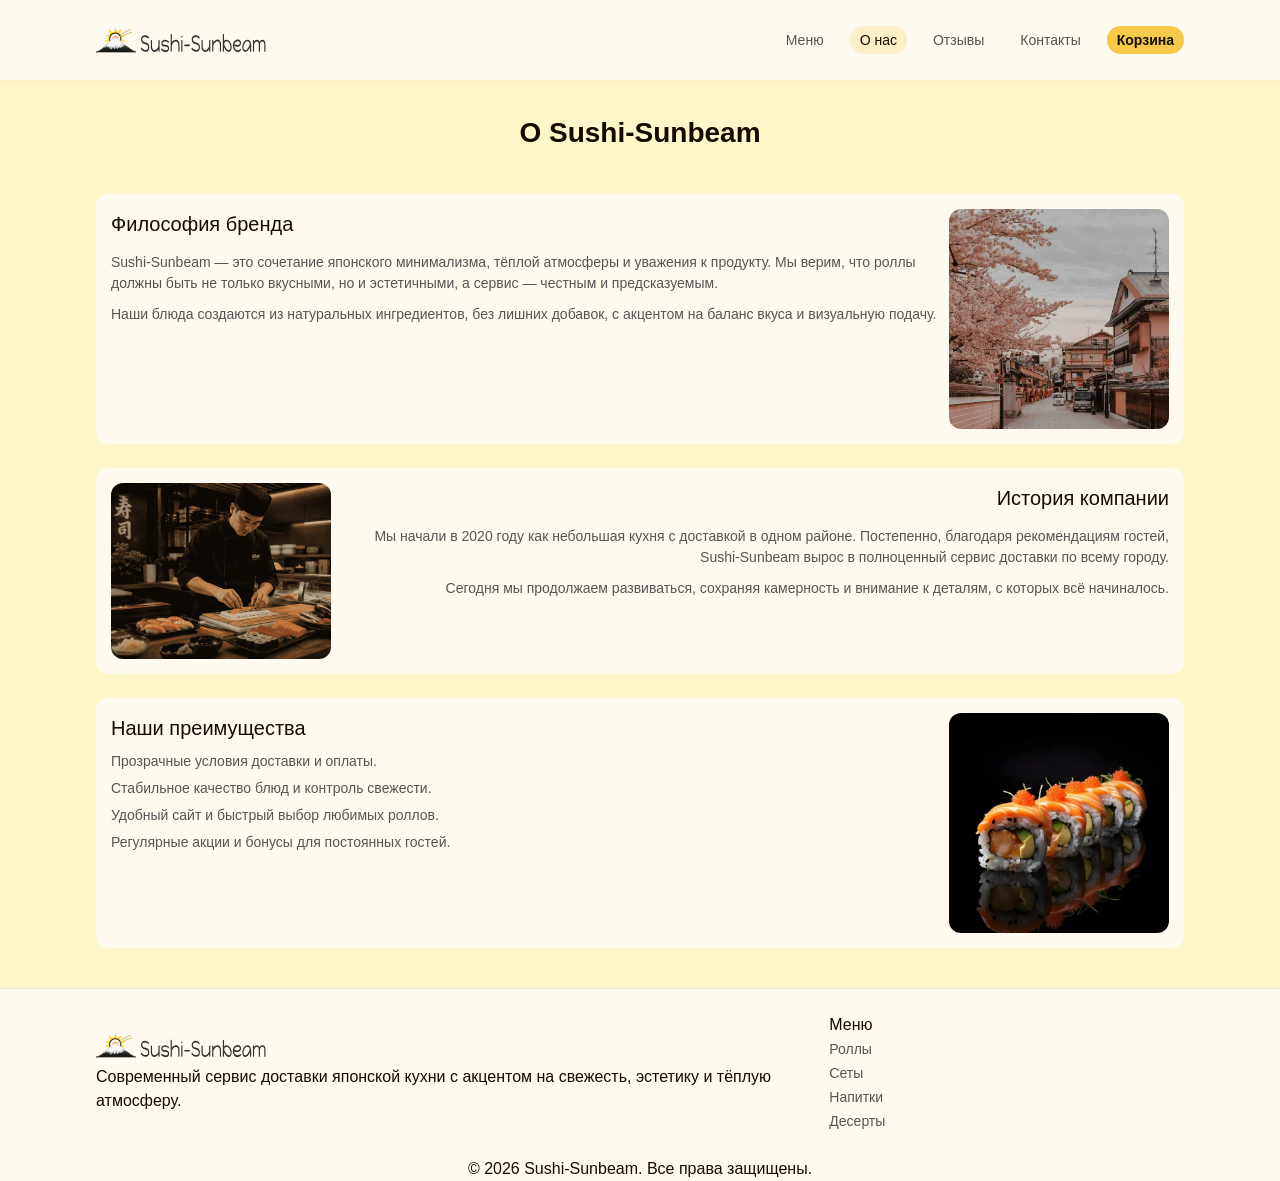
<file: about.html>
<!DOCTYPE html>
<html lang="ru" data-page="about">

<head>
  <meta charset="UTF-8">
  <title>О нас — Sushi‑Sunbeam</title>
  <meta name="description" content="Философия бренда Sushi‑Sunbeam, история компании и команда поваров японской кухни.">
  <meta name="viewport" content="width=device-width, initial-scale=1.0">
  <link rel="stylesheet" href="css/style.css">
  <link rel="preconnect" href="css/basic/reset.css">
  </head>

<body class="page page--about">
  <header class="header">
    <div class="header__inner container">
      <a href="index.html" class="header__logo">
        <img class="logo" aria-hidden="true" src="img2/суши_лучик.svg" alt="">
      </a>
      <div class="header__nav nav">
        <ul class="nav__list">
          <li class="nav__item" data-page="menu"><a href="menu.html" class="nav__link">Меню</a></li>
          <li class="nav__item" data-page="about"><a href="about.html" class="nav__link">О нас</a></li>
          <li class="nav__item" data-page="reviews"><a href="reviews.html" class="nav__link">Отзывы</a></li>
          <li class="nav__item" data-page="contacts"><a href="contacts.html" class="nav__link">Контакты</a></li>
          <li class="nav__item" data-page="cart"><a href="cart.html" class="nav__link nav__link--accent">Корзина</a>
          </li>
        </ul>
      </div>
      <button class="header__burger burger" type="button" aria-label="Открыть меню">
        <span class="burger__line"></span>
        <span class="burger__line"></span>
        <span class="burger__line"></span>
      </button>
    </div>
  </header>

  <main class="main">
    <section class="about">
      <div class="container">
        <div class="section-header">
          <h1 class="section-header__title">О Sushi‑Sunbeam</h1>
        </div>

        <section class="about__block about__block--philosophy">
          <div class="left">
          <h2 class="about__title">Философия бренда</h2>
          <p class="about__text">Sushi‑Sunbeam — это сочетание японского минимализма, тёплой атмосферы и уважения к
            продукту. Мы верим, что роллы должны быть не только вкусными, но и эстетичными, а сервис — честным и
            предсказуемым.</p>
          <p class="about__text">Наши блюда создаются из натуральных ингредиентов, без лишних добавок, с акцентом на
            баланс вкуса и визуальную подачу.</p>
          </div>
          <img class="about__block--img" src="img2/эстетика.jpg" alt="">
        </section>

        <section class="about__block about__block--history">
          <img class="about__block--img" src="img2/сушист.png" alt="">
          <div class="left2">
          <h2 class="about__title">История компании</h2>
          <p class="about__text">Мы начали в 2020 году как небольшая кухня с доставкой в одном районе. Постепенно,
            благодаря рекомендациям гостей, Sushi‑Sunbeam вырос в полноценный сервис доставки по всему городу.</p>
          <p class="about__text">Сегодня мы продолжаем развиваться, сохраняя камерность и внимание к деталям, с которых
            всё начиналось.</p>
           </div>
           
        </section>

        <section class="about__block about__block--benefits">
          <div class="left">
          <h2 class="about__title">Наши преимущества</h2>
          <ul class="about-benefits">
            <li class="about-benefits__item">Прозрачные условия доставки и оплаты.</li>
            <li class="about-benefits__item">Стабильное качество блюд и контроль свежести.</li>
            <li class="about-benefits__item">Удобный сайт и быстрый выбор любимых роллов.</li>
            <li class="about-benefits__item">Регулярные акции и бонусы для постоянных гостей.</li>
          </ul>
        </div>
        <img class="about__block--img" src="img2/преимущества.jpg" alt="">
        </section>
      </div>
    </section>
  </main>

  <footer class="footer">
    <div class="footer__inner container">
      <div class="footer__brand">
        <div class="logo footer__logo">
          <img src="img2/суши_лучик.svg" alt="">
        </div>
        <p class="footer__desc">Современный сервис доставки японской кухни с акцентом на свежесть, эстетику и тёплую
          атмосферу.</p>
      </div>
      <div class="footer__menu">
        <h2 class="footer__title">Меню</h2>
        <ul class="footer__list">
          <li class="footer__item"><a href="menu.html#rolls" class="footer__link">Роллы</a></li>
          <li class="footer__item"><a href="menu.html#sets" class="footer__link">Сеты</a></li>
          <li class="footer__item"><a href="menu.html#drinks" class="footer__link">Напитки</a></li>
          <li class="footer__item"><a href="menu.html#desserts" class="footer__link">Десерты</a></li>
        </ul>
      </div>
    </div>
    <div class="footer__bottom">
      <div class="container">
        <p class="footer__copy">© 2026 Sushi‑Sunbeam. Все права защищены.</p>
      </div>
    </div>
  </footer>

  <script src="js/main.js"></script>
</body>

</html>
</file>
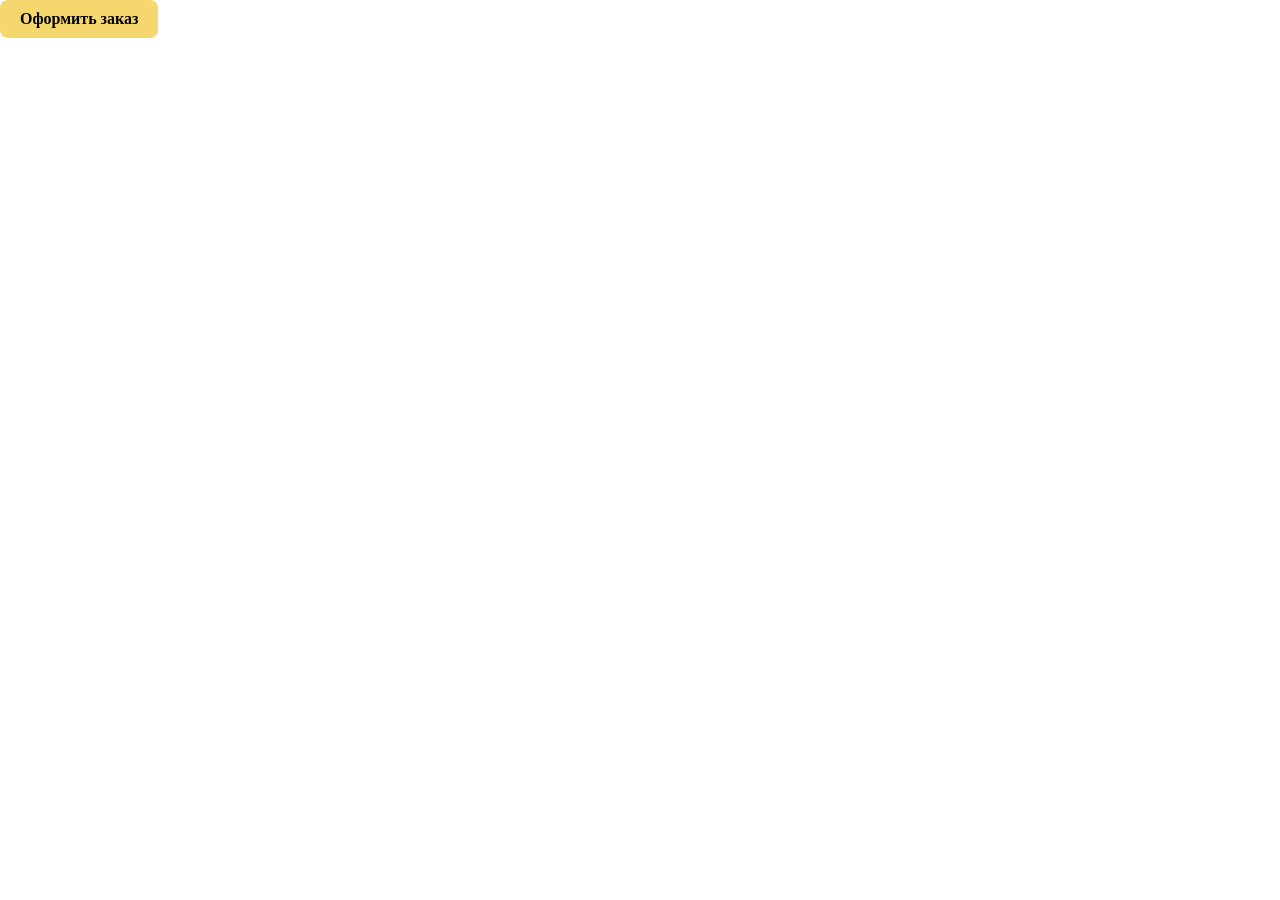
<file: btn.html>
<!DOCTYPE html>
<html lang="en">
<head>
    <meta charset="UTF-8">
    <meta name="viewport" content="width=device-width, initial-scale=1.0">
    <title>Document</title>
    <link rel="stylesheet" href="/css/btn.css">
    <link rel="stylesheet" href="css/basic/reset.css">
</head>
<body>
    
    <button class="btn btn--primary" type="button">Оформить заказ</button>

    <input type="submit" class="btn btn--accent" value="Отправить отзыв">

</body>
</html>
</file>
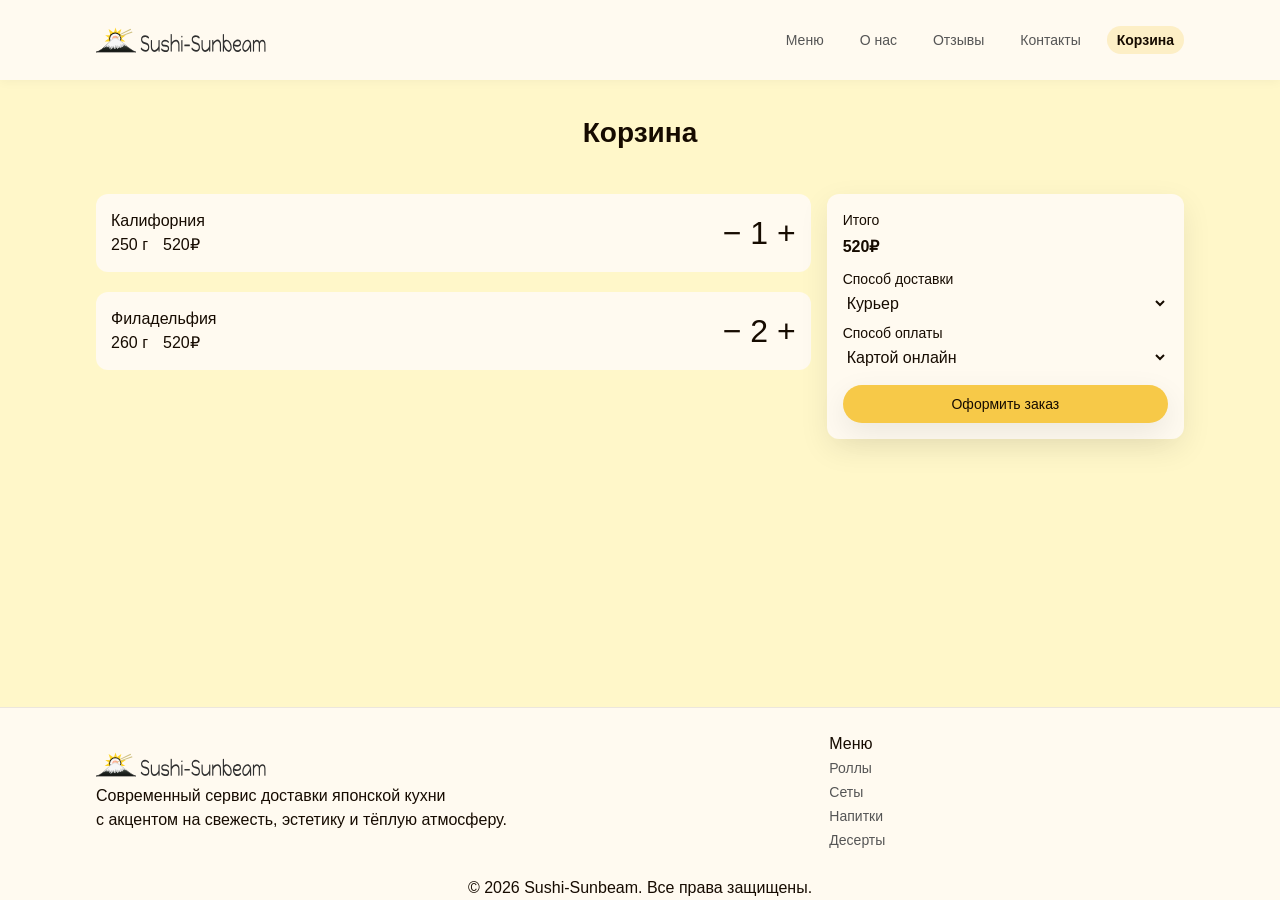
<file: cart.html>
<!DOCTYPE html>
<html lang="ru" data-page="cart">

<head>
  <meta charset="UTF-8">
  <title>Корзина — Sushi‑Sunbeam</title>
  <meta name="description"
    content="Корзина заказов Sushi‑Sunbeam. Проверьте состав заказа, выберите способ доставки и оплаты.">
  <meta name="viewport" content="width=device-width, initial-scale=1.0">
  <link rel="stylesheet" href="css/style.css">
  <link rel="preconnect" href="css/basic/reset.css">
  </head>

<body class="page page--cart">
  <header class="header">
    <div class="header__inner container">
      <a href="index.html" class="header__logo">
        <img class="logo" aria-hidden="true" src="img2/суши_лучик.svg" alt="">
      </a>
      <div class="header__nav nav">
        <ul class="nav__list">
          <li class="nav__item" data-page="menu"><a href="menu.html" class="nav__link">Меню</a></li>
          <li class="nav__item" data-page="about"><a href="about.html" class="nav__link">О нас</a></li>
          <li class="nav__item" data-page="reviews"><a href="reviews.html" class="nav__link">Отзывы</a></li>
          <li class="nav__item" data-page="contacts"><a href="contacts.html" class="nav__link">Контакты</a></li>
          <li class="nav__item" data-page="cart"><a href="cart.html" class="nav__link nav__link--accent">Корзина</a>
          </li>
        </ul>
      </div>
      <button class="header__burger burger" type="button" aria-label="Открыть меню">
        <span class="burger__line"></span>
        <span class="burger__line"></span>
        <span class="burger__line"></span>
      </button>
    </div>
  </header>

  <main class="main">
    <section class="cart">
      <div class="container">
        <div class="section-header">
          <h1 class="section-header__title">Корзина</h1>
        </div>

        <div class="cart__layout">
          <section class="cart__items" aria-label="Список товаров в корзине">
            <article class="cart-item">
              <div class="cart-item__info">
                <h2 class="cart-item__title">Калифорния</h2>
                <div class="cart-item__info__bottom">
                  <p class="cart-item__meta">250 г</p>
                  <p class="cart-item__price">520₽</p>
                </div>
              </div>
              <div class="cart-item__controls">
                <div class="cart-item__controls__inner">
                <button class="cart-item__btn cart-item__btn--minus" type="button"
                  aria-label="Уменьшить количество">−</button>
                <span class="cart-item__qty">1</span>
                <button class="cart-item__btn cart-item__btn--plus" type="button"
                  aria-label="Увеличить количество">+</button>
              </div>
            </div>

            </article>

            <article class="cart-item">
              <div class="cart-item__info">
                <h2 class="cart-item__title">Филадельфия</h2>
                <div class="cart-item__info__bottom">
                  <p class="cart-item__meta">260 г</p>
                  <p class="cart-item__price">520₽</p>
                </div>

              </div>
              <div class="cart-item__controls"> 
                <div class="cart-item__controls__inner">
                <button class="cart-item__btn cart-item__btn--minus" type="button"
                  aria-label="Уменьшить количество">−</button>
                <span class="cart-item__qty">2</span>
                <button class="cart-item__btn cart-item__btn--plus" type="button"
                  aria-label="Увеличить количество">+</button>
              </div>
            </div>

            </article>
          </section>

          <div class="cart__summary">
            <div class="cart__summary__inner">
              <div class="cart-summary__row">
                <span class="cart-summary__label">Итого</span>
                <span class="cart-summary__value">520₽</span>
              </div>

              <div class="cart-summary__row">
                <label for="delivery" class="cart-summary__label">Способ доставки</label>
                <select id="delivery" class="cart-summary__select">
                  <option value="courier">Курьер</option>
                  <option value="pickup">Самовывоз</option>
                </select>
              </div>

              <div class="cart-summary__row">
                <label for="payment" class="cart-summary__label">Способ оплаты</label>
                <select id="payment" class="cart-summary__select">
                  <option value="card-online">Картой онлайн</option>
                  <option value="card-courier">Картой курьеру</option>
                  <option value="cash">Наличными</option>
                </select>
              </div>

              <button class="btn btn--primary cart-summary__btn" type="button">Оформить заказ</button>
            </div>
          </div>
        </div>
      </div>
    </section>
  </main>

  <footer class="footer">
    <div class="footer__inner container">
      <div class="footer__brand">
        <div class="logo footer__logo">
          <img src="img2/суши_лучик.svg" alt="">
        </div>
        <p class="footer__desc">Современный сервис доставки японской кухни<br>с акцентом на свежесть, эстетику и тёплую
          атмосферу.</p>
      </div>
      <div class="footer__menu">
        <h2 class="footer__title">Меню</h2>
        <ul class="footer__list">
          <li class="footer__item"><a href="menu.html#rolls" class="footer__link">Роллы</a></li>
          <li class="footer__item"><a href="menu.html#sets" class="footer__link">Сеты</a></li>
          <li class="footer__item"><a href="menu.html#drinks" class="footer__link">Напитки</a></li>
          <li class="footer__item"><a href="menu.html#desserts" class="footer__link">Десерты</a></li>
        </ul>
      </div>
    </div>
    <div class="footer__bottom">
      <div class="container">
        <p class="footer__copy">© 2026 Sushi‑Sunbeam. Все права защищены.</p>
      </div>
    </div>
  </footer>

  <script src="js/main.js"></script>
</body>

</html>
</file>
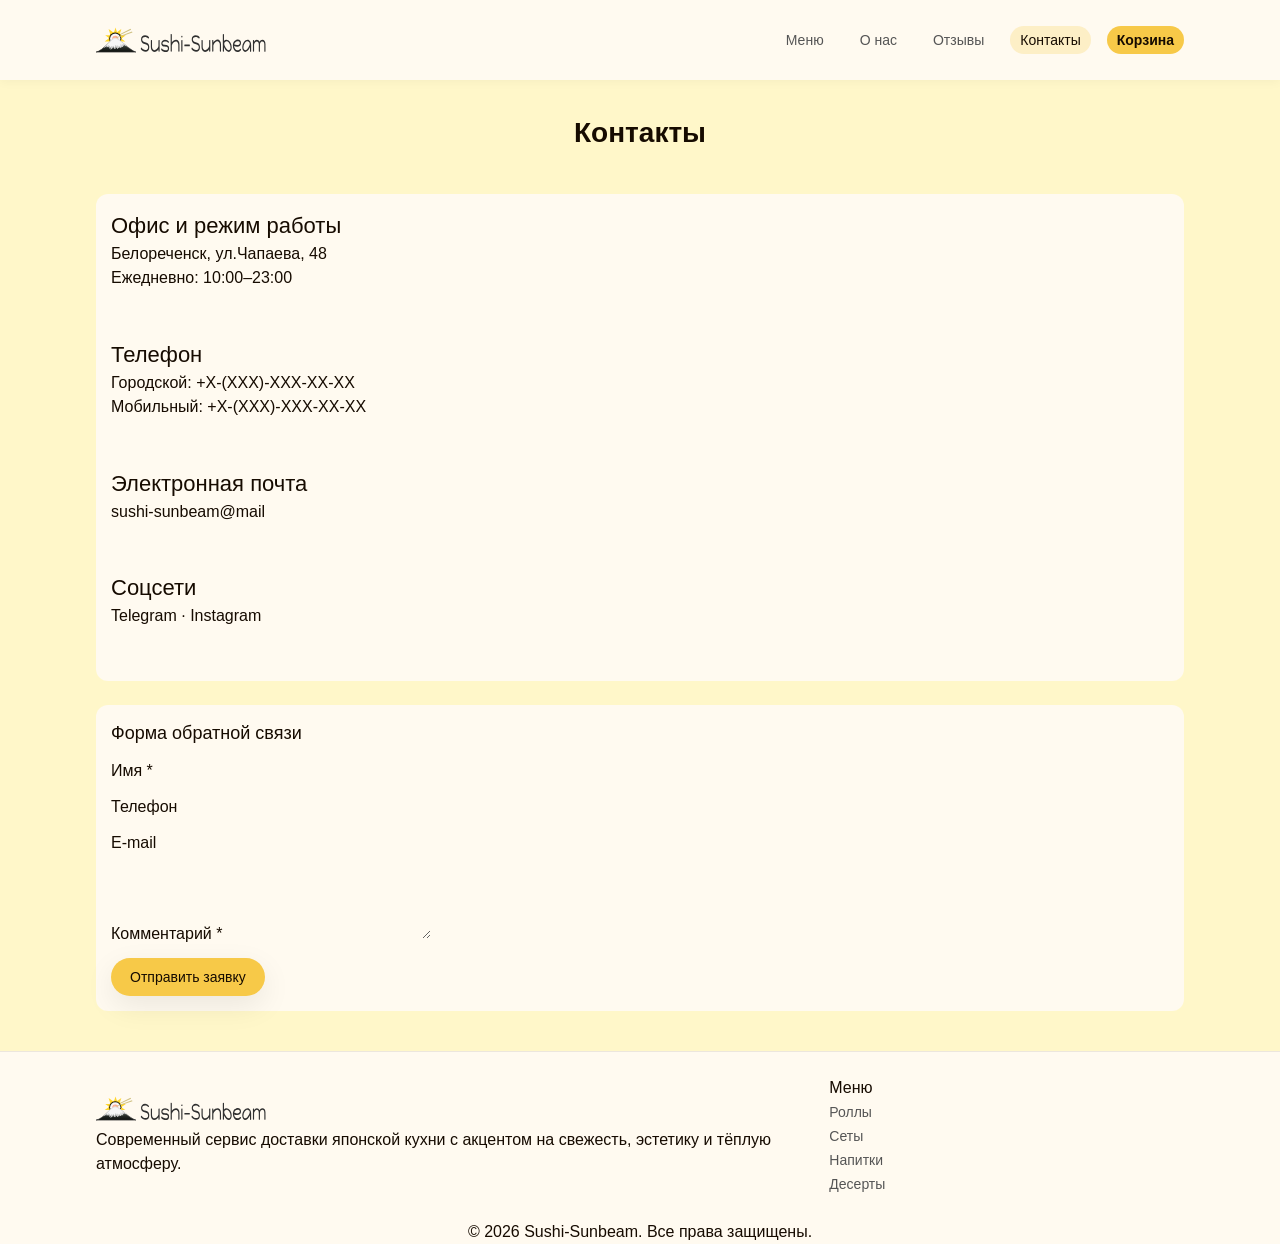
<file: contacts.html>
<!DOCTYPE html>
<html lang="ru" data-page="contacts">

<head>
  <meta charset="UTF-8">
  <title>Контакты — Sushi‑Sunbeam</title>
  <meta name="description" content="Контакты Sushi‑Sunbeam: адрес, телефоны, email, соцсети и форма обратной связи.">
  <meta name="viewport" content="width=device-width, initial-scale=1.0">
  <link rel="stylesheet" href="css/style.css">
  <link rel="preconnect" href="css/basic/reset.css">
  </head>

<body class="page page--contacts">
  <header class="header">
    <div class="header__inner container">
      <a href="index.html" class="header__logo">
        <img class="logo" aria-hidden="true" src="img2/суши_лучик.svg" alt="">
      </a>
      <div class="header__nav nav">
        <ul class="nav__list">

          <li class="nav__item" data-page="menu"><a href="menu.html" class="nav__link">Меню</a></li>
          <li class="nav__item" data-page="about"><a href="about.html" class="nav__link">О нас</a></li>
          <li class="nav__item" data-page="reviews"><a href="reviews.html" class="nav__link">Отзывы</a></li>
          <li class="nav__item" data-page="contacts"><a href="contacts.html" class="nav__link">Контакты</a></li>
          <li class="nav__item" data-page="cart"><a href="cart.html" class="nav__link nav__link--accent">Корзина</a>
          </li>
        </ul>
      </div>
      <button class="header__burger burger" type="button" aria-label="Открыть меню">
        <span class="burger__line"></span>
        <span class="burger__line"></span>
        <span class="burger__line"></span>
      </button>
    </div>
  </header>

  <main class="main">
    <section class="contacts">
      <div class="container">
        <div class="section-header">
          <h1 class="section-header__title">Контакты</h1>
        </div>

        <div class="contacts__layout">
          <div class="contacts__left">
            <article class="contact-card">
              <h2 class="contact-card__title">Офис и режим работы</h2>
              <p class="contact-card__text">Белореченск, ул.Чапаева, 48</p>
              <p class="contact-card__text">Ежедневно: 10:00–23:00</p>
            </article>

            <article class="contact-card">
              <h2 class="contact-card__title">Телефон</h2>
              <p class="contact-card__text">Городской: +X-(XXX)-XXX-XX-XX</p>
              <p class="contact-card__text">Мобильный: +X-(XXX)-XXX-XX-XX</p>
            </article>

            <article class="contact-card">
              <h2 class="contact-card__title">Электронная почта</h2>
              <p><a class="contact-card__text" href="mailto:hello@sushi-sunbeam.nl">sushi-sunbeam@mail</a></p>
            </article>

            <article class="contact-card">
              <h2 class="contact-card__title">Соцсети</h2>
              <p class="contact-card__text">
                <a class="contact-card__text" href="#" aria-label="Telegram Sushi‑Sunbeam">Telegram</a> ·
                <a class="contact-card__text" href="#" aria-label="Instagram Sushi‑Sunbeam">Instagram</a>
              </p>
            </article>
          </div>

          <div class="contacts__right">
            <div class="contacts-map">
              <iframe
                src="https://www.google.com/maps/embed?pb=!1m18!1m12!1m3!1d2833.100044329867!2d39.86644622255166!3d44.758374359728265!2m3!1f0!2f0!3f0!3m2!1i1024!2i768!4f13.1!3m3!1m2!1s0x4054fe3a5706f539%3A0x8ca386d3f5f1e1e2!2z0KLQtdGF0L3QuNC60YPQvCDQkdC40LfQvdC10YEg0Lgg0J_RgNCw0LLQvg!5e0!3m2!1sru!2sse!4v1779778346048!5m2!1sru!2sse"
                width="600" height="450" style="border:0;" allowfullscreen="" loading="lazy"
                referrerpolicy="no-referrer-when-downgrade"></iframe>
            </div>
          </div>
        </div>

        <section class="contacts__form-block">
          <h2 class="contacts__form-title">Форма обратной связи</h2>
          <form class="form form--contact" id="contact-form" novalidate>
            <div class="form__field">
              <label for="contact-name" class="form__label">Имя *</label>
              <input type="text" id="contact-name" name="name" class="form__input" required>
              <span class="form__error" data-for="contact-name"></span>
            </div>
            <div class="form__field">
              <label for="contact-phone" class="form__label">Телефон</label>
              <input type="tel" id="contact-phone" type="number" name="phone" class="form__input">
              <span class="form__error" data-for="contact-phone"></span>
            </div>
            <div class="form__field">
              <label for="contact-email" class="form__label">E‑mail</label>
              <input type="email" id="contact-email" type="email" name="email" class="form__input">
              <span class="form__error" data-for="contact-email"></span>
            </div>
            <div class="form__field">
              <label for="contact-comment" class="form__label">Комментарий *</label>
              <textarea id="contact-comment" name="comment" maxlength="255" class="form__textarea" rows="4" required></textarea>
              <span class="form__error" data-for="contact-comment"></span>
            </div>
            <button type="submit" class="btn btn--primary">Отправить заявку</button>
          </form>
        </section>
      </div>
    </section>
  </main>

  <footer class="footer">
    <div class="footer__inner container">
      <div class="footer__brand">
        <div class="logo footer__logo">
          <img src="img2/суши_лучик.svg" alt="">
        </div>
        <p class="footer__desc">Современный сервис доставки японской кухни с акцентом на свежесть, эстетику и тёплую
          атмосферу.</p>
      </div>
      <div class="footer__menu">
        <h2 class="footer__title">Меню</h2>
        <ul class="footer__list">
          <li class="footer__item"><a href="menu.html#rolls" class="footer__link">Роллы</a></li>
          <li class="footer__item"><a href="menu.html#sets" class="footer__link">Сеты</a></li>
          <li class="footer__item"><a href="menu.html#drinks" class="footer__link">Напитки</a></li>
          <li class="footer__item"><a href="menu.html#desserts" class="footer__link">Десерты</a></li>
        </ul>
      </div>
    </div>
    <div class="footer__bottom">
      <div class="container">
        <p class="footer__copy">© 2026 Sushi‑Sunbeam. Все права защищены.</p>
      </div>
    </div>
  </footer>

  <script src="js/main.js"></script>
</body>

</html>
</file>
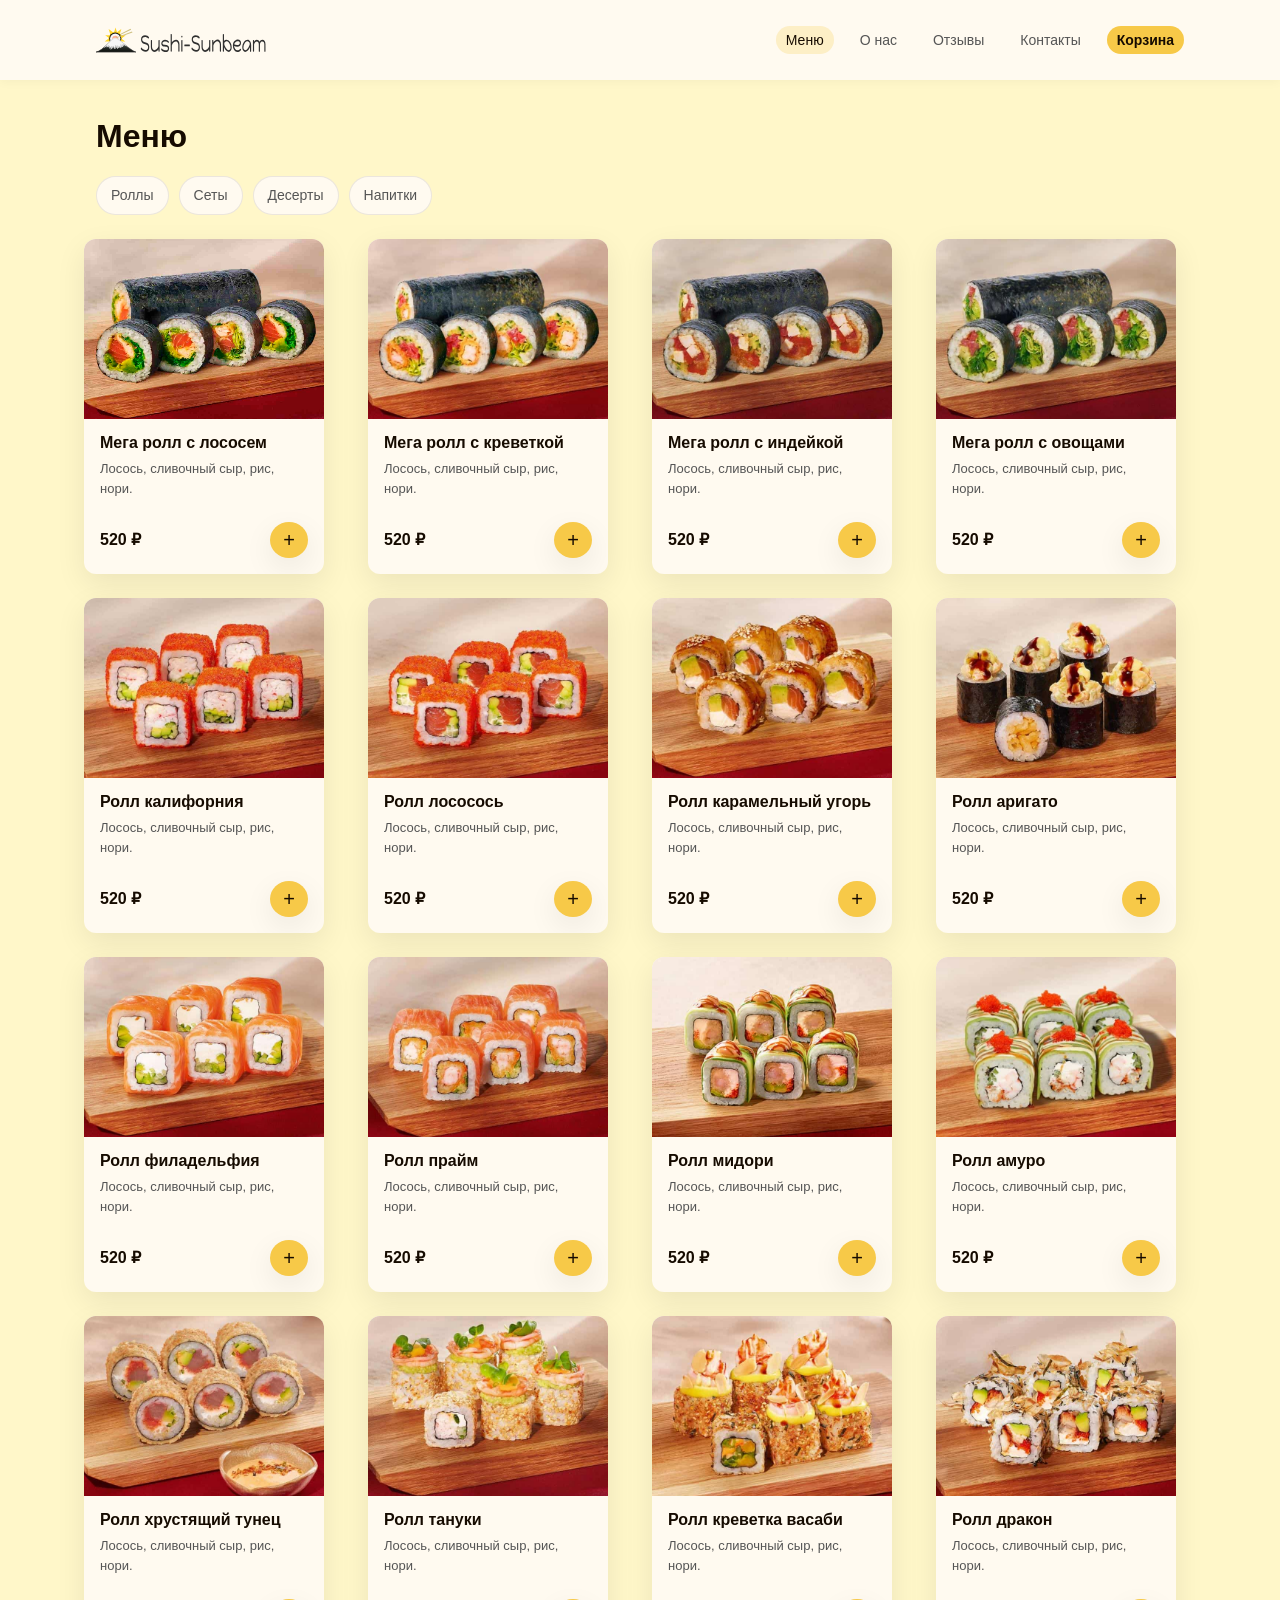
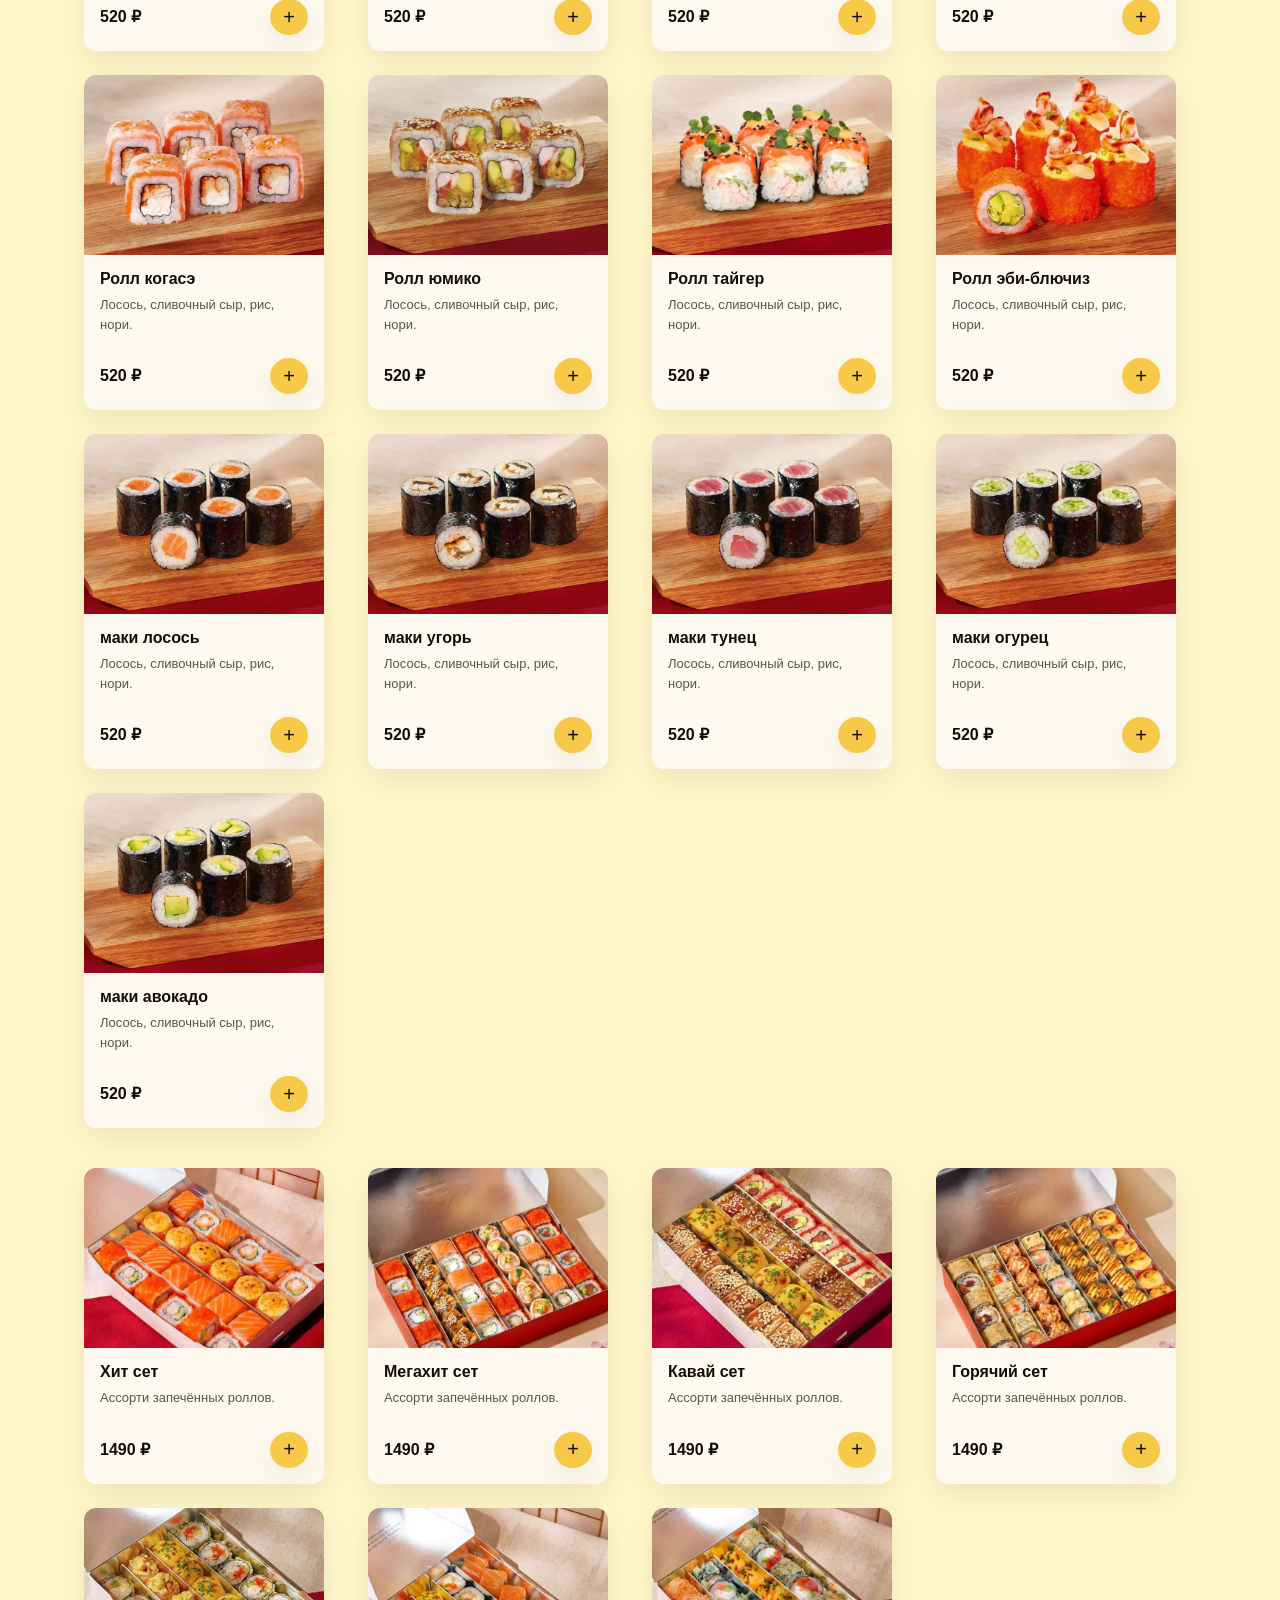
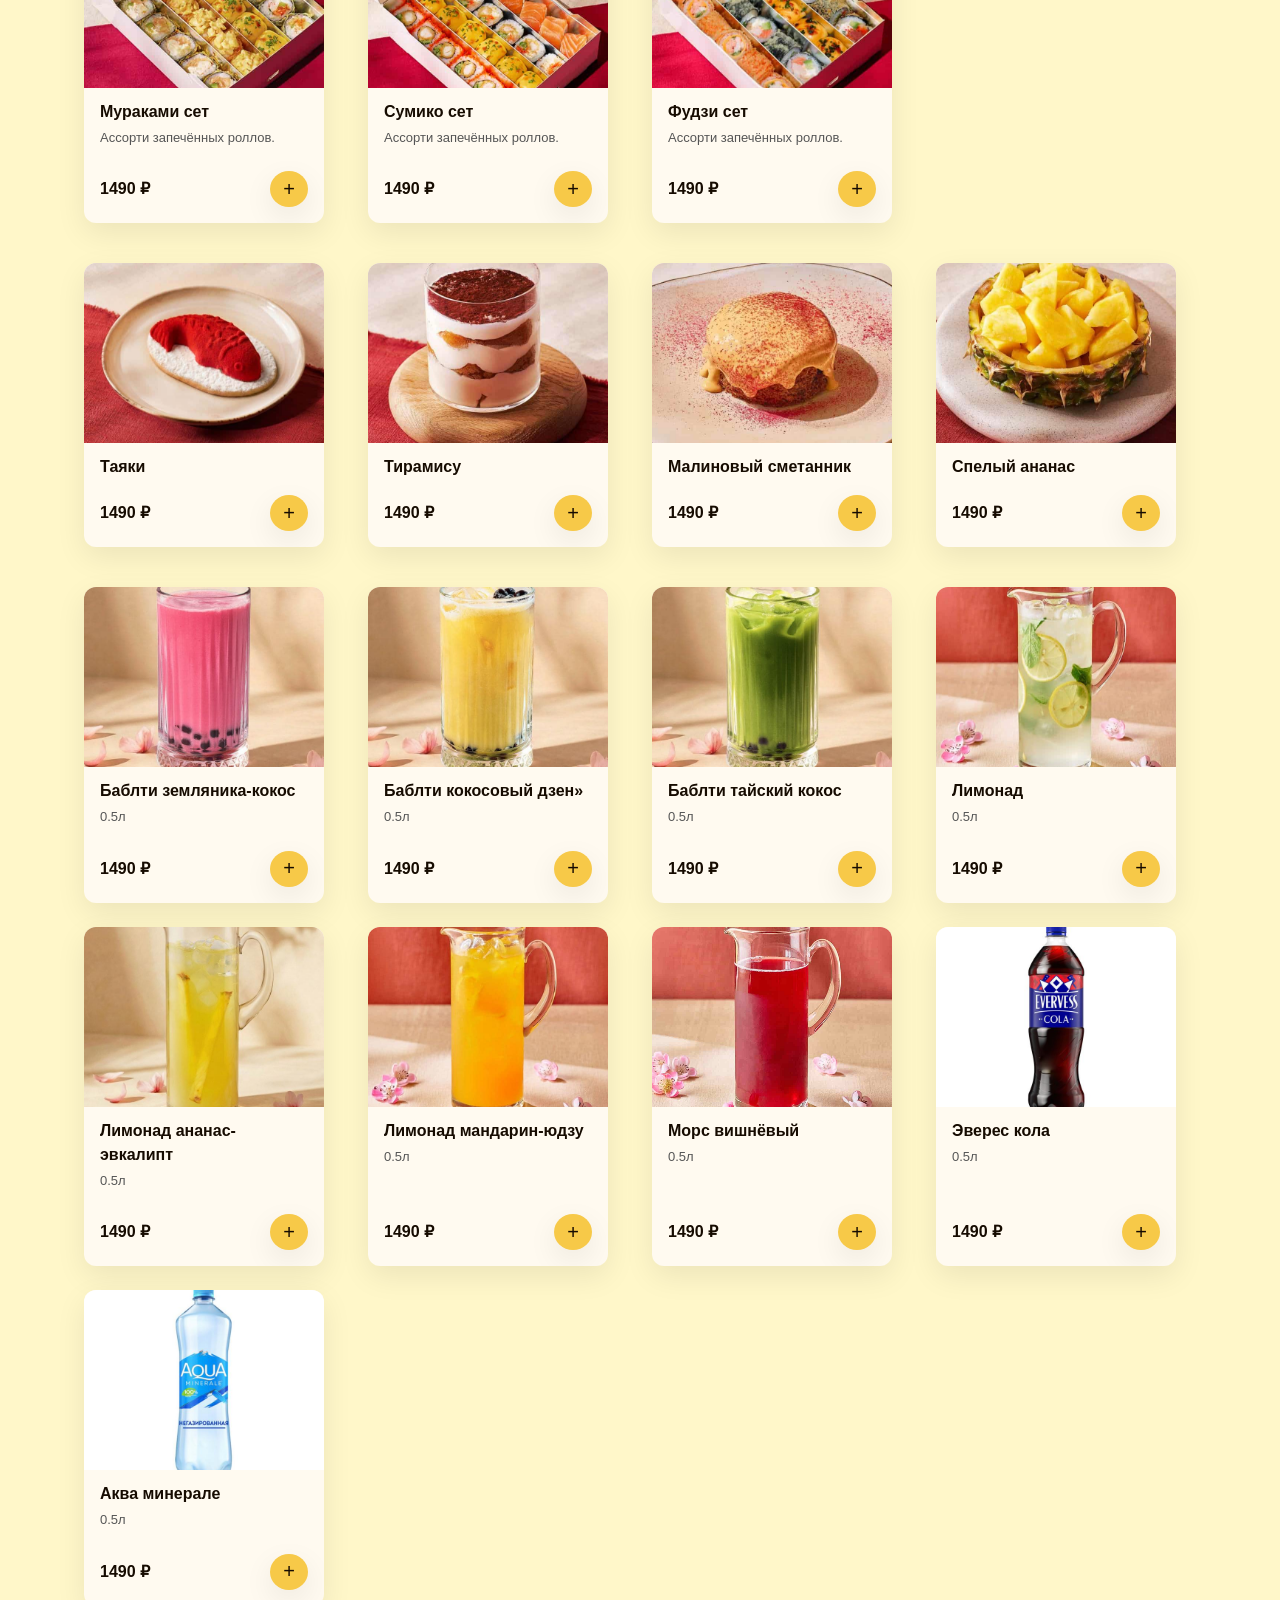
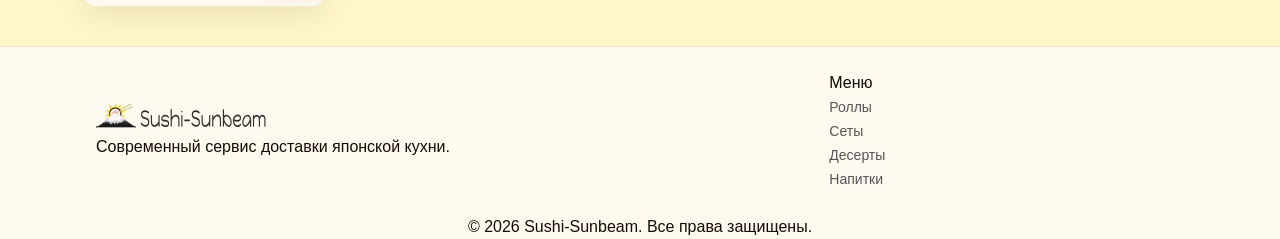
<file: menu.html>
<!DOCTYPE html>
<html lang="ru" data-page="menu">

<head>
    <meta charset="UTF-8">
    <title>Меню — Sushi‑Sunbeam</title>
    <meta name="description" content="Меню Sushi‑Sunbeam: роллы, сеты, напитки и десерты с доставкой.">
    <meta name="viewport" content="width=device-width, initial-scale=1.0">
    <link rel="stylesheet" href="css/style.css">
    <link rel="preconnect" href="css/basic/reset.css">
</head>

<body class="page page--menu">

    <header class="header">
        <div class="header__inner container">
            <a href="index.html" class="header__logo">
                <img class="logo" aria-hidden="true" src="img2/суши_лучик.svg" alt="">
            </a>

            <div class="header__nav nav">
                <ul class="nav__list">
                    <li class="nav__item" data-page="menu"><a href="menu.html" class="nav__link">Меню</a></li>
                    <li class="nav__item" data-page="about"><a href="about.html" class="nav__link">О нас</a></li>
                    <li class="nav__item" data-page="reviews"><a href="reviews.html" class="nav__link">Отзывы</a></li>
                    <li class="nav__item" data-page="contacts"><a href="contacts.html" class="nav__link">Контакты</a>
                    </li>
                    <li class="nav__item" data-page="cart"><a href="cart.html"
                            class="nav__link nav__link--accent">Корзина</a></li>
                </ul>
            </div>

            <button class="header__burger burger" type="button">
                <span class="burger__line"></span>
                <span class="burger__line"></span>
                <span class="burger__line"></span>
            </button>
        </div>
    </header>

    <main class="main">

        <section class="section">
            <div class="container">

                <h1 class="section__title">Меню</h1>

                <div class="section__nav">
                    <a href="#rolls" class="section__subtitle">Роллы</a>
                    <a href="#sets" class="section__subtitle">Сеты</a>
                    <a href="#desserts" class="section__subtitle">Десерты</a>
                    <a href="#drinks" class="section__subtitle">Напитки</a>
                </div>

                <div class="cards">


                    <div class="rolls" id="rolls">

                        <div class="card">
                            <div class="card__image"><img class="card--img" src="img2/мега лосось.jpg" alt=""></div>
                            <h3 class="card__title">Мега ролл с лососем</h3>
                            <p class="card__desc">Лосось, сливочный сыр, рис, нори.</p>
                            <div class="card__meta">
                                <span class="card__price">520 ₽</span>
                                <button class="btn btn--primary card__btn">+</button>
                            </div>
                        </div>


                        <div class="card">
                            <div class="card__image"><img class="card--img" src="img2/мега креветка.jpg" alt=""></div>
                            <h3 class="card__title">Мега ролл с креветкой</h3>
                            <p class="card__desc">Лосось, сливочный сыр, рис, нори.</p>
                            <div class="card__meta">
                                <span class="card__price">520 ₽</span>
                                <button class="btn btn--primary card__btn">+</button>
                            </div>
                        </div>


                        <div class="card">
                            <div class="card__image"><img class="card--img" src="img2/мега индейка.jpg" alt=""></div>
                            <h3 class="card__title">Мега ролл с индейкой</h3>
                            <p class="card__desc">Лосось, сливочный сыр, рис, нори.</p>
                            <div class="card__meta">
                                <span class="card__price">520 ₽</span>
                                <button class="btn btn--primary card__btn">+</button>
                            </div>
                        </div>


                        <div class="card">
                            <div class="card__image"><img class="card--img" src="img2/мега овощи.jpg" alt=""></div>
                            <h3 class="card__title">Мега ролл с овощами</h3>
                            <p class="card__desc">Лосось, сливочный сыр, рис, нори.</p>
                            <div class="card__meta">
                                <span class="card__price">520 ₽</span>
                                <button class="btn btn--primary card__btn">+</button>
                            </div>
                        </div>


                        <div class="card">
                            <div class="card__image"><img class="card--img" src="img2/калифорния.jpg" alt=""></div>
                            <h3 class="card__title">Ролл калифорния</h3>
                            <p class="card__desc">Лосось, сливочный сыр, рис, нори.</p>
                            <div class="card__meta">
                                <span class="card__price">520 ₽</span>
                                <button class="btn btn--primary card__btn">+</button>
                            </div>
                        </div>


                        <div class="card">
                            <div class="card__image"><img class="card--img" src="img2/калифорния лосось.jpg" alt="">
                            </div>
                            <h3 class="card__title">Ролл лососось</h3>
                            <p class="card__desc">Лосось, сливочный сыр, рис, нори.</p>
                            <div class="card__meta">
                                <span class="card__price">520 ₽</span>
                                <button class="btn btn--primary card__btn">+</button>
                            </div>
                        </div>


                        <div class="card">
                            <div class="card__image"><img class="card--img" src="img2/карамельный угорь.jpg" alt="">
                            </div>
                            <h3 class="card__title">Ролл карамельный угорь</h3>
                            <p class="card__desc">Лосось, сливочный сыр, рис, нори.</p>
                            <div class="card__meta">
                                <span class="card__price">520 ₽</span>
                                <button class="btn btn--primary card__btn">+</button>
                            </div>
                        </div>


                        <div class="card">
                            <div class="card__image"><img class="card--img" src="img2/аригато.jpg" alt=""></div>
                            <h3 class="card__title">Ролл аригато</h3>
                            <p class="card__desc">Лосось, сливочный сыр, рис, нори.</p>
                            <div class="card__meta">
                                <span class="card__price">520 ₽</span>
                                <button class="btn btn--primary card__btn">+</button>
                            </div>
                        </div>


                        <div class="card">
                            <div class="card__image"><img class="card--img" src="img2/филадельфия.jpg" alt=""></div>
                            <h3 class="card__title">Ролл филадельфия</h3>
                            <p class="card__desc">Лосось, сливочный сыр, рис, нори.</p>
                            <div class="card__meta">
                                <span class="card__price">520 ₽</span>
                                <button class="btn btn--primary card__btn">+</button>
                            </div>
                        </div>


                        <div class="card">
                            <div class="card__image"><img class="card--img" src="img2/прайм.jpg" alt=""></div>
                            <h3 class="card__title">Ролл прайм</h3>
                            <p class="card__desc">Лосось, сливочный сыр, рис, нори.</p>
                            <div class="card__meta">
                                <span class="card__price">520 ₽</span>
                                <button class="btn btn--primary card__btn">+</button>
                            </div>
                        </div>


                        <div class="card">
                            <div class="card__image"><img class="card--img" src="img2/мидори.jpg" alt=""></div>
                            <h3 class="card__title">Ролл мидори</h3>
                            <p class="card__desc">Лосось, сливочный сыр, рис, нори.</p>
                            <div class="card__meta">
                                <span class="card__price">520 ₽</span>
                                <button class="btn btn--primary card__btn">+</button>
                            </div>
                        </div>


                        <div class="card">
                            <div class="card__image"><img class="card--img" src="img2/амуро.jpg" alt=""></div>
                            <h3 class="card__title">Ролл амуро</h3>
                            <p class="card__desc">Лосось, сливочный сыр, рис, нори.</p>
                            <div class="card__meta">
                                <span class="card__price">520 ₽</span>
                                <button class="btn btn--primary card__btn">+</button>
                            </div>
                        </div>


                        <div class="card">
                            <div class="card__image"><img class="card--img" src="img2/хрустящий тунец.jpg" alt=""></div>
                            <h3 class="card__title">Ролл хрустящий тунец</h3>
                            <p class="card__desc">Лосось, сливочный сыр, рис, нори.</p>
                            <div class="card__meta">
                                <span class="card__price">520 ₽</span>
                                <button class="btn btn--primary card__btn">+</button>
                            </div>
                        </div>


                        <div class="card">
                            <div class="card__image"><img class="card--img" src="img2/тануки.jpg" alt=""></div>
                            <h3 class="card__title">Ролл тануки</h3>
                            <p class="card__desc">Лосось, сливочный сыр, рис, нори.</p>
                            <div class="card__meta">
                                <span class="card__price">520 ₽</span>
                                <button class="btn btn--primary card__btn">+</button>
                            </div>
                        </div>


                        <div class="card">
                            <div class="card__image"><img class="card--img" src="img2/креветка васаби.jpg" alt=""></div>
                            <h3 class="card__title">Ролл креветка васаби</h3>
                            <p class="card__desc">Лосось, сливочный сыр, рис, нори.</p>
                            <div class="card__meta">
                                <span class="card__price">520 ₽</span>
                                <button class="btn btn--primary card__btn">+</button>
                            </div>
                        </div>


                        <div class="card">
                            <div class="card__image"><img class="card--img" src="img2/дракон.jpg" alt=""></div>
                            <h3 class="card__title">Ролл дракон</h3>
                            <p class="card__desc">Лосось, сливочный сыр, рис, нори.</p>
                            <div class="card__meta">
                                <span class="card__price">520 ₽</span>
                                <button class="btn btn--primary card__btn">+</button>
                            </div>
                        </div>


                        <div class="card">
                            <div class="card__image"><img class="card--img" src="img2/когасэ.jpg" alt=""></div>
                            <h3 class="card__title">Ролл когасэ</h3>
                            <p class="card__desc">Лосось, сливочный сыр, рис, нори.</p>
                            <div class="card__meta">
                                <span class="card__price">520 ₽</span>
                                <button class="btn btn--primary card__btn">+</button>
                            </div>
                        </div>


                        <div class="card">
                            <div class="card__image"><img class="card--img" src="img2/юмико.jpg" alt=""></div>
                            <h3 class="card__title">Ролл юмико</h3>
                            <p class="card__desc">Лосось, сливочный сыр, рис, нори.</p>
                            <div class="card__meta">
                                <span class="card__price">520 ₽</span>
                                <button class="btn btn--primary card__btn">+</button>
                            </div>
                        </div>


                        <div class="card">
                            <div class="card__image"><img class="card--img" src="img2/тайгер.jpg" alt=""></div>
                            <h3 class="card__title">Ролл тайгер</h3>
                            <p class="card__desc">Лосось, сливочный сыр, рис, нори.</p>
                            <div class="card__meta">
                                <span class="card__price">520 ₽</span>
                                <button class="btn btn--primary card__btn">+</button>
                            </div>
                        </div>


                        <div class="card">
                            <div class="card__image"><img class="card--img" src="img2/эби блючиз.jpg" alt=""></div>
                            <h3 class="card__title">Ролл эби-блючиз</h3>
                            <p class="card__desc">Лосось, сливочный сыр, рис, нори.</p>
                            <div class="card__meta">
                                <span class="card__price">520 ₽</span>
                                <button class="btn btn--primary card__btn">+</button>
                            </div>
                        </div>


                        <div class="card">
                            <div class="card__image"><img class="card--img" src="img2/маки лосось.jpg" alt=""></div>
                            <h3 class="card__title">маки лосось</h3>
                            <p class="card__desc">Лосось, сливочный сыр, рис, нори.</p>
                            <div class="card__meta">
                                <span class="card__price">520 ₽</span>
                                <button class="btn btn--primary card__btn">+</button>
                            </div>
                        </div>


                        <div class="card">
                            <div class="card__image"><img class="card--img" src="img2/маки угорь.jpg" alt=""></div>
                            <h3 class="card__title">маки угорь</h3>
                            <p class="card__desc">Лосось, сливочный сыр, рис, нори.</p>
                            <div class="card__meta">
                                <span class="card__price">520 ₽</span>
                                <button class="btn btn--primary card__btn">+</button>
                            </div>
                        </div>


                        <div class="card">
                            <div class="card__image"><img class="card--img" src="img2/маки тунец.jpg" alt=""></div>
                            <h3 class="card__title">маки тунец</h3>
                            <p class="card__desc">Лосось, сливочный сыр, рис, нори.</p>
                            <div class="card__meta">
                                <span class="card__price">520 ₽</span>
                                <button class="btn btn--primary card__btn">+</button>
                            </div>
                        </div>


                        <div class="card">
                            <div class="card__image"><img class="card--img" src="img2/маки огурец.jpg" alt=""></div>
                            <h3 class="card__title">маки огурец</h3>
                            <p class="card__desc">Лосось, сливочный сыр, рис, нори.</p>
                            <div class="card__meta">
                                <span class="card__price">520 ₽</span>
                                <button class="btn btn--primary card__btn">+</button>
                            </div>
                        </div>


                        <div class="card">
                            <div class="card__image"><img class="card--img" src="img2/маки авокадо.jpg" alt=""></div>
                            <h3 class="card__title">маки авокадо</h3>
                            <p class="card__desc">Лосось, сливочный сыр, рис, нори.</p>
                            <div class="card__meta">
                                <span class="card__price">520 ₽</span>
                                <button class="btn btn--primary card__btn">+</button>
                            </div>
                        </div>
                    </div>




                    <div class="sets" id="sets">
                        <div class="card">
                            <div class="card__image"> <img class="card--img" src="img2/хит сет.jpg" alt=""></div>
                            <h3 class="card__title">Хит сет</h3>
                            <p class="card__desc">Ассорти запечённых роллов.</p>
                            <div class="card__meta">
                                <span class="card__price">1490 ₽</span>
                                <button class="btn btn--primary card__btn">+</button>
                            </div>
                        </div>

                        <div class="card">
                            <div class="card__image"> <img class="card--img" src="img2/мегахит сет.jpg" alt=""></div>
                            <h3 class="card__title">Мегахит сет</h3>
                            <p class="card__desc">Ассорти запечённых роллов.</p>
                            <div class="card__meta">
                                <span class="card__price">1490 ₽</span>
                                <button class="btn btn--primary card__btn">+</button>
                            </div>
                        </div>

                        <div class="card">
                            <div class="card__image"> <img class="card--img" src="img2/кавай сет .jpg" alt=""></div>
                            <h3 class="card__title">Кавай сет</h3>
                            <p class="card__desc">Ассорти запечённых роллов.</p>
                            <div class="card__meta">
                                <span class="card__price">1490 ₽</span>
                                <button class="btn btn--primary card__btn">+</button>
                            </div>
                        </div>

                        <div class="card">
                            <div class="card__image"> <img class="card--img" src="img2/горячий сет.jpg" alt=""></div>
                            <h3 class="card__title">Горячий сет</h3>
                            <p class="card__desc">Ассорти запечённых роллов.</p>
                            <div class="card__meta">
                                <span class="card__price">1490 ₽</span>
                                <button class="btn btn--primary card__btn">+</button>
                            </div>
                        </div>

                        <div class="card">
                            <div class="card__image"> <img class="card--img" src="img2/мураками сет.jpg" alt=""></div>
                            <h3 class="card__title">Мураками сет</h3>
                            <p class="card__desc">Ассорти запечённых роллов.</p>
                            <div class="card__meta">
                                <span class="card__price">1490 ₽</span>
                                <button class="btn btn--primary card__btn">+</button>
                            </div>
                        </div>

                        <div class="card">
                            <div class="card__image"> <img class="card--img" src="img2/сумико сет.jpg" alt=""></div>
                            <h3 class="card__title">Сумико сет</h3>
                            <p class="card__desc">Ассорти запечённых роллов.</p>
                            <div class="card__meta">
                                <span class="card__price">1490 ₽</span>
                                <button class="btn btn--primary card__btn">+</button>
                            </div>
                        </div>

                        <div class="card">
                            <div class="card__image"> <img class="card--img" src="img2/фудзи сет.jpg" alt=""></div>
                            <h3 class="card__title">Фудзи сет</h3>
                            <p class="card__desc">Ассорти запечённых роллов.</p>
                            <div class="card__meta">
                                <span class="card__price">1490 ₽</span>
                                <button class="btn btn--primary card__btn">+</button>
                            </div>
                        </div>
                    </div>




                    <div class="desserts" id="desserts">
                        <div class="card">
                            <div class="card__image"> <img class="card--img" src="img2/таяки.jpeg" alt=""></div>
                            <h3 class="card__title">Таяки</h3>
                            <div class="card__meta">
                                <span class="card__price">1490 ₽</span>
                                <button class="btn btn--primary card__btn">+</button>
                            </div>
                        </div>

                        <div class="card">
                            <div class="card__image"> <img class="card--img" src="img2/тирамису.jpg" alt=""></div>
                            <h3 class="card__title">Тирамису</h3>
                            <div class="card__meta">
                                <span class="card__price">1490 ₽</span>
                                <button class="btn btn--primary card__btn">+</button>
                            </div>
                        </div>

                        <div class="card">
                            <div class="card__image"> <img class="card--img" src="img2/малиновый сметанник.jpg" alt="">
                            </div>
                            <h3 class="card__title">Малиновый сметанник</h3>
                            <div class="card__meta">
                                <span class="card__price">1490 ₽</span>
                                <button class="btn btn--primary card__btn">+</button>
                            </div>
                        </div>

                        <div class="card">
                            <div class="card__image"> <img class="card--img" src="img2/спелый ананас.jpg" alt=""></div>
                            <h3 class="card__title">Спелый ананас</h3>
                            <div class="card__meta">
                                <span class="card__price">1490 ₽</span>
                                <button class="btn btn--primary card__btn">+</button>
                            </div>
                        </div>
                    </div>




                    <div class="drinks" id="drinks">
                        <div class="card">
                            <div class="card__image"> <img class="card--img" src="img2/баблти земляника-кокос.jpg"
                                    alt="">
                            </div>
                            <h3 class="card__title">Баблти земляника-кокос</h3>
                            <p class="card__desc">0.5л</p>
                            <div class="card__meta">
                                <span class="card__price">1490 ₽</span>
                                <button class="btn btn--primary card__btn">+</button>
                            </div>
                        </div>


                        <div class="card">
                            <div class="card__image"> <img class="card--img" src="img2/баблти кокосовый дзен.jpg"
                                    alt="">
                            </div>
                            <h3 class="card__title">Баблти кокосовый дзен»</h3>
                            <p class="card__desc">0.5л</p>
                            <div class="card__meta">
                                <span class="card__price">1490 ₽</span>
                                <button class="btn btn--primary card__btn">+</button>
                            </div>
                        </div>

                        <div class="card">
                            <div class="card__image"> <img class="card--img" src="img2/баблти тайский кокос.jpg" alt="">
                            </div>
                            <h3 class="card__title">Баблти тайский кокос</h3>
                            <p class="card__desc">0.5л</p>
                            <div class="card__meta">
                                <span class="card__price">1490 ₽</span>
                                <button class="btn btn--primary card__btn">+</button>
                            </div>
                        </div>

                        <div class="card">
                            <div class="card__image"> <img class="card--img" src="img2/лимонад.jpg" alt=""></div>
                            <h3 class="card__title">Лимонад</h3>
                            <p class="card__desc">0.5л</p>
                            <div class="card__meta">
                                <span class="card__price">1490 ₽</span>
                                <button class="btn btn--primary card__btn">+</button>
                            </div>
                        </div>

                        <div class="card">
                            <div class="card__image"> <img class="card--img" src="img2/лимонад ананас-эвкалипт.jpg"
                                    alt="">
                            </div>
                            <h3 class="card__title">Лимонад ананас-эвкалипт</h3>
                            <p class="card__desc">0.5л</p>
                            <div class="card__meta">
                                <span class="card__price">1490 ₽</span>
                                <button class="btn btn--primary card__btn">+</button>
                            </div>
                        </div>

                        <div class="card">
                            <div class="card__image"> <img class="card--img" src="img2/лимонад мандарин-юдзу.jpg"
                                    alt="">
                            </div>
                            <h3 class="card__title">Лимонад мандарин-юдзу</h3>
                            <p class="card__desc">0.5л</p>
                            <div class="card__meta">
                                <span class="card__price">1490 ₽</span>
                                <button class="btn btn--primary card__btn">+</button>
                            </div>
                        </div>

                        <div class="card">
                            <div class="card__image"> <img class="card--img" src="img2/морс вишнёвый.jpg" alt=""></div>
                            <h3 class="card__title">Морс вишнёвый</h3>
                            <p class="card__desc">0.5л</p>
                            <div class="card__meta">
                                <span class="card__price">1490 ₽</span>
                                <button class="btn btn--primary card__btn">+</button>
                            </div>
                        </div>

                        <div class="card">
                            <div class="card__image"> <img class="card--img" src="img2/кола.jpg" alt=""></div>
                            <h3 class="card__title">Эверес кола</h3>
                            <p class="card__desc">0.5л</p>
                            <div class="card__meta">
                                <span class="card__price">1490 ₽</span>
                                <button class="btn btn--primary card__btn">+</button>
                            </div>
                        </div>

                        <div class="card">
                            <div class="card__image"> <img class="card--img" src="img2/вода.jpg" alt=""></div>
                            <h3 class="card__title">Аква минерале</h3>
                            <p class="card__desc">0.5л</p>
                            <div class="card__meta">
                                <span class="card__price">1490 ₽</span>
                                <button class="btn btn--primary card__btn">+</button>
                            </div>
                        </div>
                    </div>
                </div>
            </div>
        </section>

    </main>

    <footer class="footer">
        <div class="footer__inner container">
            <div class="footer__brand">
                <div class="logo footer__logo">
          <img src="img2/суши_лучик.svg" alt="">
        </div>
                <p class="footer__desc">Современный сервис доставки японской кухни.</p>
            </div>

            <div class="footer__menu">
                <h2 class="footer__title">Меню</h2>
                <ul class="footer__list">
                    <li><a href="#rolls" class="footer__link">Роллы</a></li>
                    <li><a href="#sets" class="footer__link">Сеты</a></li>
                    <li><a href="#desserts" class="footer__link">Десерты</a></li>
                    <li><a href="#drinks" class="footer__link">Напитки</a></li>
                </ul>
            </div>
        </div>

        <div class="footer__bottom">
            <div class="container">
                <p class="footer__copy">© 2026 Sushi‑Sunbeam. Все права защищены.</p>
            </div>
        </div>
    </footer>

    <script src="js/main.js"></script>
</body>

</html>
</file>
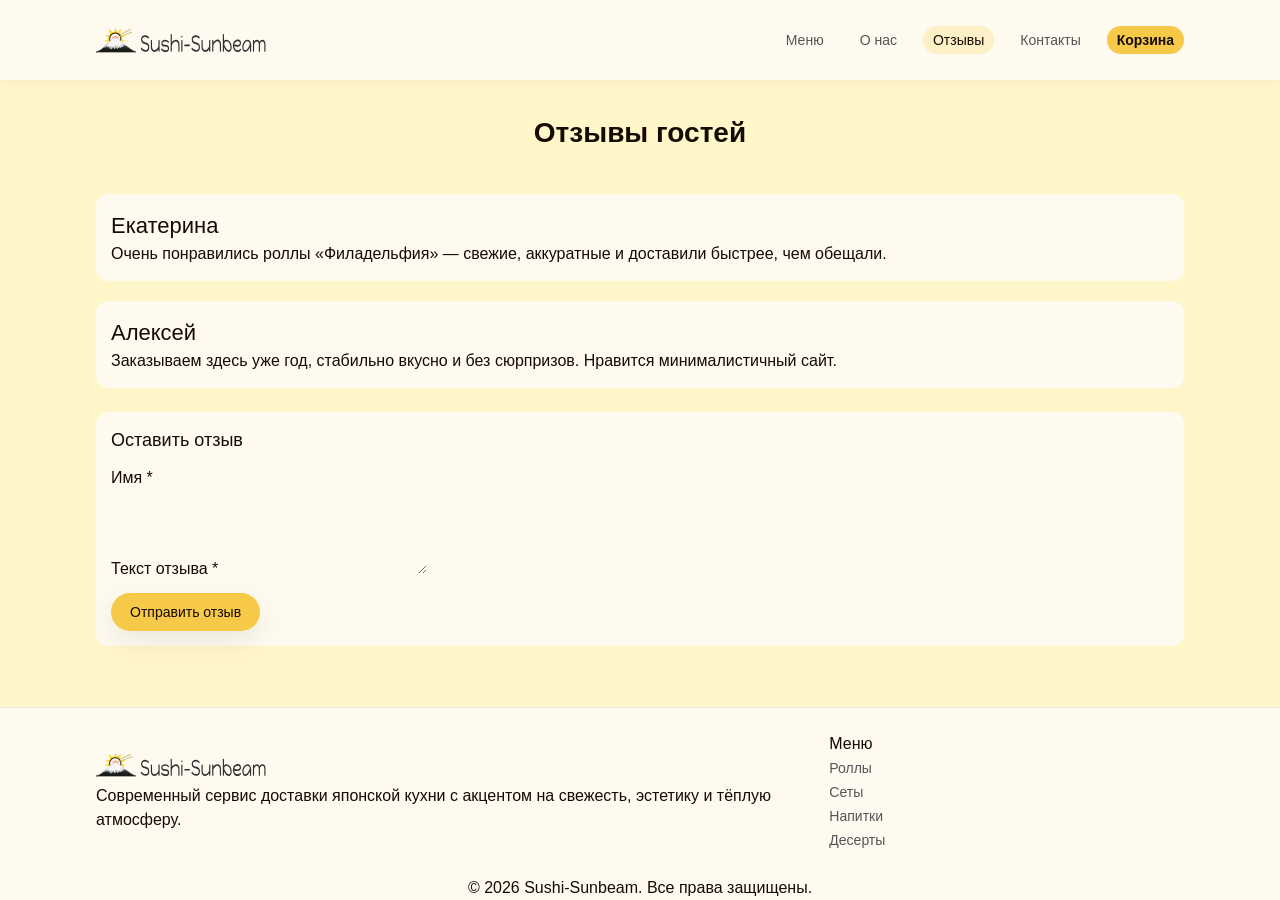
<file: reviews.html>
<!DOCTYPE html>
<html lang="ru" data-page="reviews">

<head>
  <meta charset="UTF-8">
  <title>Отзывы — Sushi‑Sunbeam</title>
  <meta name="description"
    content="Отзывы гостей о доставке суши и роллов Sushi‑Sunbeam. Оставьте свой отзыв о сервисе и блюдах.">
  <meta name="viewport" content="width=device-width, initial-scale=1.0">
  <link rel="stylesheet" href="css/style.css">
  <link rel="preconnect" href="css/basic/reset.css">
  
</head>

<body class="page page--reviews">
  <header class="header">
    <div class="header__inner container">
      <a href="index.html" class="header__logo">
        <img class="logo" aria-hidden="true" src="img2/суши_лучик.svg" alt="">
      </a>
      <div class="header__nav nav">
        <ul class="nav__list">
          <li class="nav__item" data-page="menu"><a href="menu.html" class="nav__link">Меню</a></li>
          <li class="nav__item" data-page="about"><a href="about.html" class="nav__link">О нас</a></li>
          <li class="nav__item" data-page="reviews"><a href="reviews.html" class="nav__link">Отзывы</a></li>
          <li class="nav__item" data-page="contacts"><a href="contacts.html" class="nav__link">Контакты</a></li>
          <li class="nav__item" data-page="cart"><a href="cart.html" class="nav__link nav__link--accent">Корзина</a>
          </li>
        </ul>
      </div>
      <button class="header__burger burger" type="button" aria-label="Открыть меню">
        <span class="burger__line"></span>
        <span class="burger__line"></span>
        <span class="burger__line"></span>
      </button>
    </div>
  </header>

  <main class="main">
    <section class="reviews">
      <div class="container">
        <div class="section-header">
          <h1 class="section-header__title">Отзывы гостей</h1>
        </div>

        <section class="reviews__list" aria-label="Список отзывов">
          <article class="review-card">
            <h2 class="review-card__name">Екатерина</h2>
            <p class="review-card__text">Очень понравились роллы «Филадельфия» — свежие, аккуратные и доставили быстрее,
              чем обещали.</p>
          </article>
          <article class="review-card">
            <h2 class="review-card__name">Алексей</h2>
            <p class="review-card__text">Заказываем здесь уже год, стабильно вкусно и без сюрпризов. Нравится
              минималистичный сайт.</p>
          </article>
        </section>

        <section class="reviews__form-block">
          <h2 class="reviews__form-title">Оставить отзыв</h2>
          <form class="form form--review" id="review-form" novalidate>
            <div class="form__field">
              <label for="review-name" class="form__label">Имя *</label>
              <input type="text" id="review-name" name="name" class="form__input" required>
              <span class="form__error" data-for="review-name"></span>
            </div>
            <div class="form__field">
              <label for="review-text" class="form__label">Текст отзыва *</label>
              <textarea id="review-text" name="text" maxlength="255" class="form__textarea" rows="4" required></textarea>
              <span class="form__error" data-for="review-text"></span>
            </div>
            <button type="submit" class="btn btn--primary">Отправить отзыв</button>
          </form>
        </section>
      </div>
    </section>
  </main>

  <footer class="footer">
    <div class="footer__inner container">
      <div class="footer__brand">
        <div class="logo footer__logo">
          <img src="img2/суши_лучик.svg" alt="">
        </div>
        <p class="footer__desc">Современный сервис доставки японской кухни с акцентом на свежесть, эстетику и тёплую
          атмосферу.</p>
      </div>
      <div class="footer__menu">
        <h2 class="footer__title">Меню</h2>
        <ul class="footer__list">
          <li class="footer__item"><a href="menu.html#rolls" class="footer__link">Роллы</a></li>
          <li class="footer__item"><a href="menu.html#sets" class="footer__link">Сеты</a></li>
          <li class="footer__item"><a href="menu.html#drinks" class="footer__link">Напитки</a></li>
          <li class="footer__item"><a href="menu.html#desserts" class="footer__link">Десерты</a></li>
        </ul>
      </div>
    </div>
    <div class="footer__bottom">
      <div class="container">
        <p class="footer__copy">© 2026 Sushi‑Sunbeam. Все права защищены.</p>
      </div>
    </div>
  </footer>

  <script src="js/main.js"></script>
</body>

</html>
</file>
<file: css/style.css>
/* базовые стили */
@import 'basic/reset.css';
@import 'basic/vars.css';
@import 'basic/global.css';
@import 'basic/fonts.css';

@import 'components/header.css';
@import 'components/footer.css';
@import 'components/btn.css';
@import 'components/cards.css';

/* Страницы */
@import 'pages/home.css';
@import 'pages/menu.css';
@import 'pages/about.css';
@import 'pages/reviews.css';
@import 'pages/cart.css';
@import 'pages/contacts.css';
</file>
<file: css/btn.css>
.btn {
  display: inline-block;
  padding: 10px 20px;
  border-radius: 8px;
  font-size: 16px;
  font-weight: 600;
  cursor: pointer;
  transition: background 0.3s ease;
}

.btn--primary {
  background-color: #f5d76e;
  color: #000;
  border: none;
}

.btn--primary:hover {
  background-color: #f9e58c;
}

.btn--accent {
  background-color: #ffb6b6;
  color: #fff;
  border: none;
}

.btn--accent:hover {
  background-color: #ff8c8c;
}
</file>
